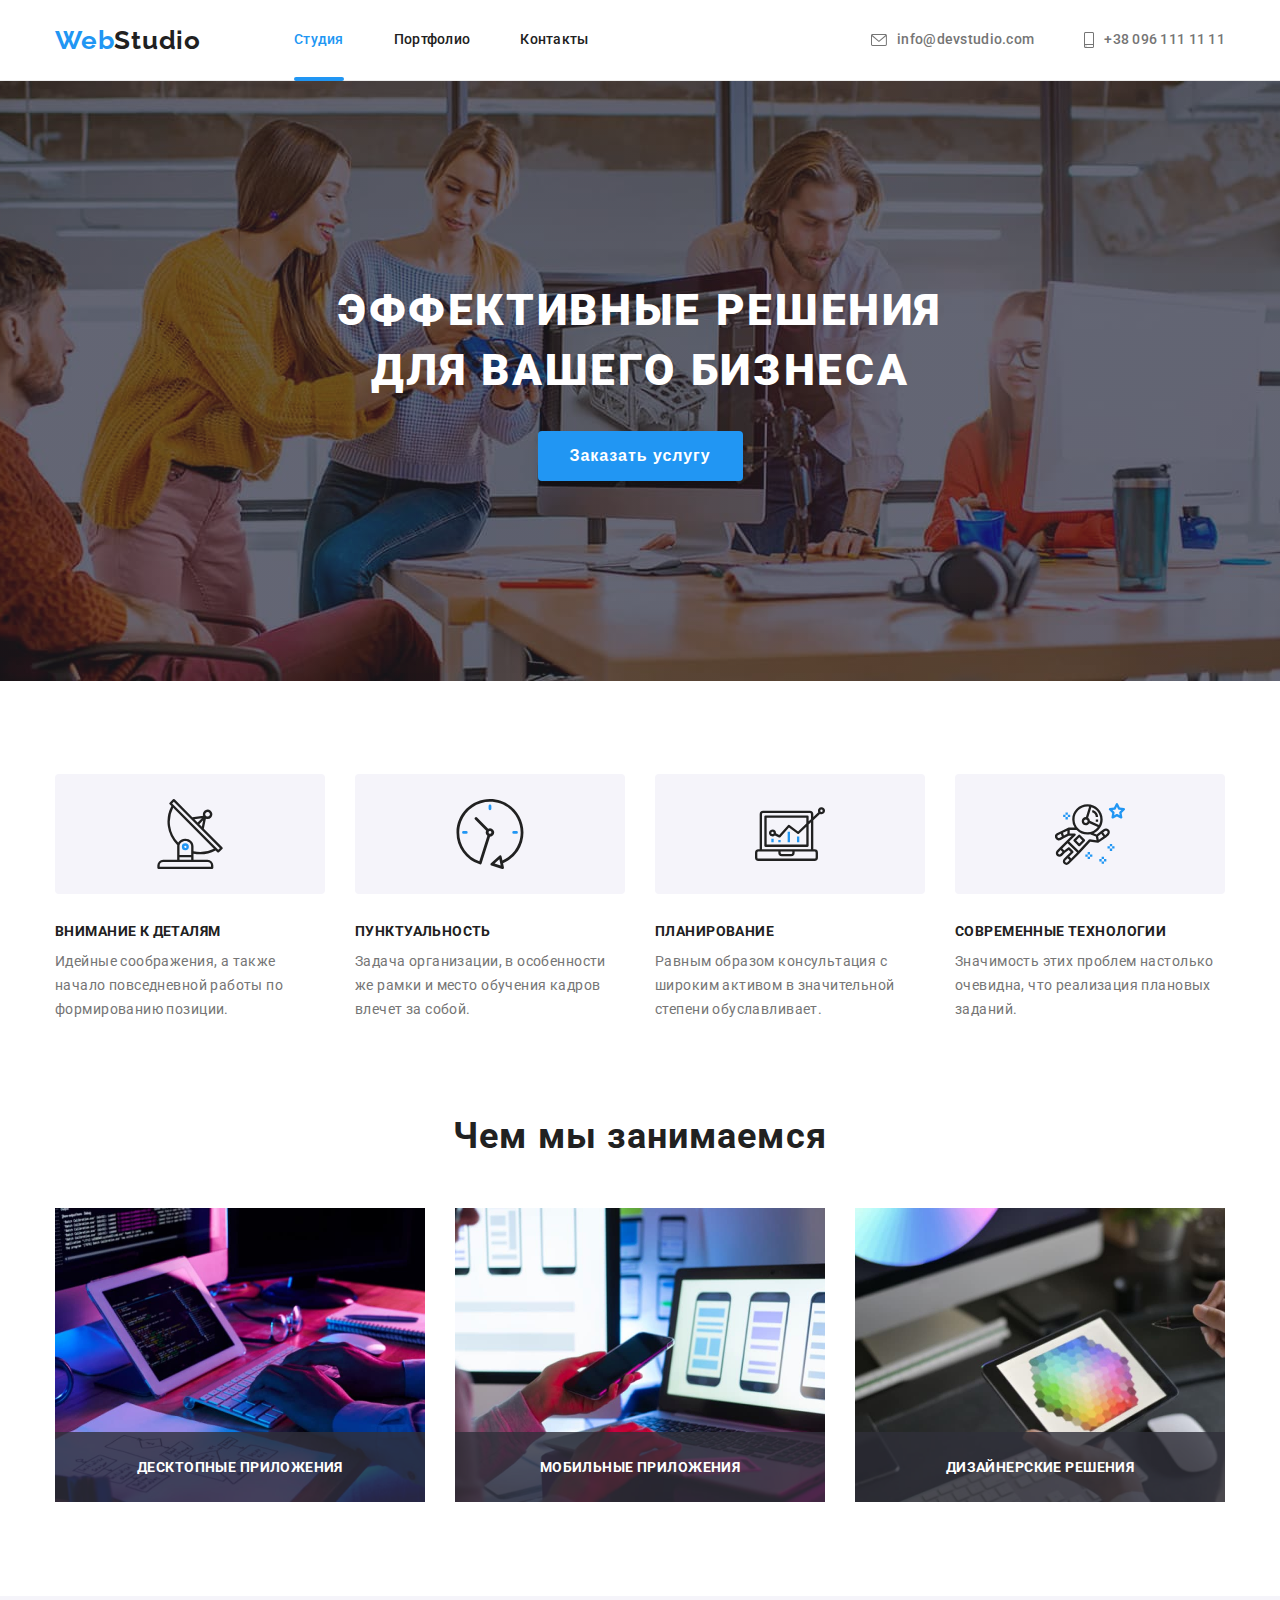
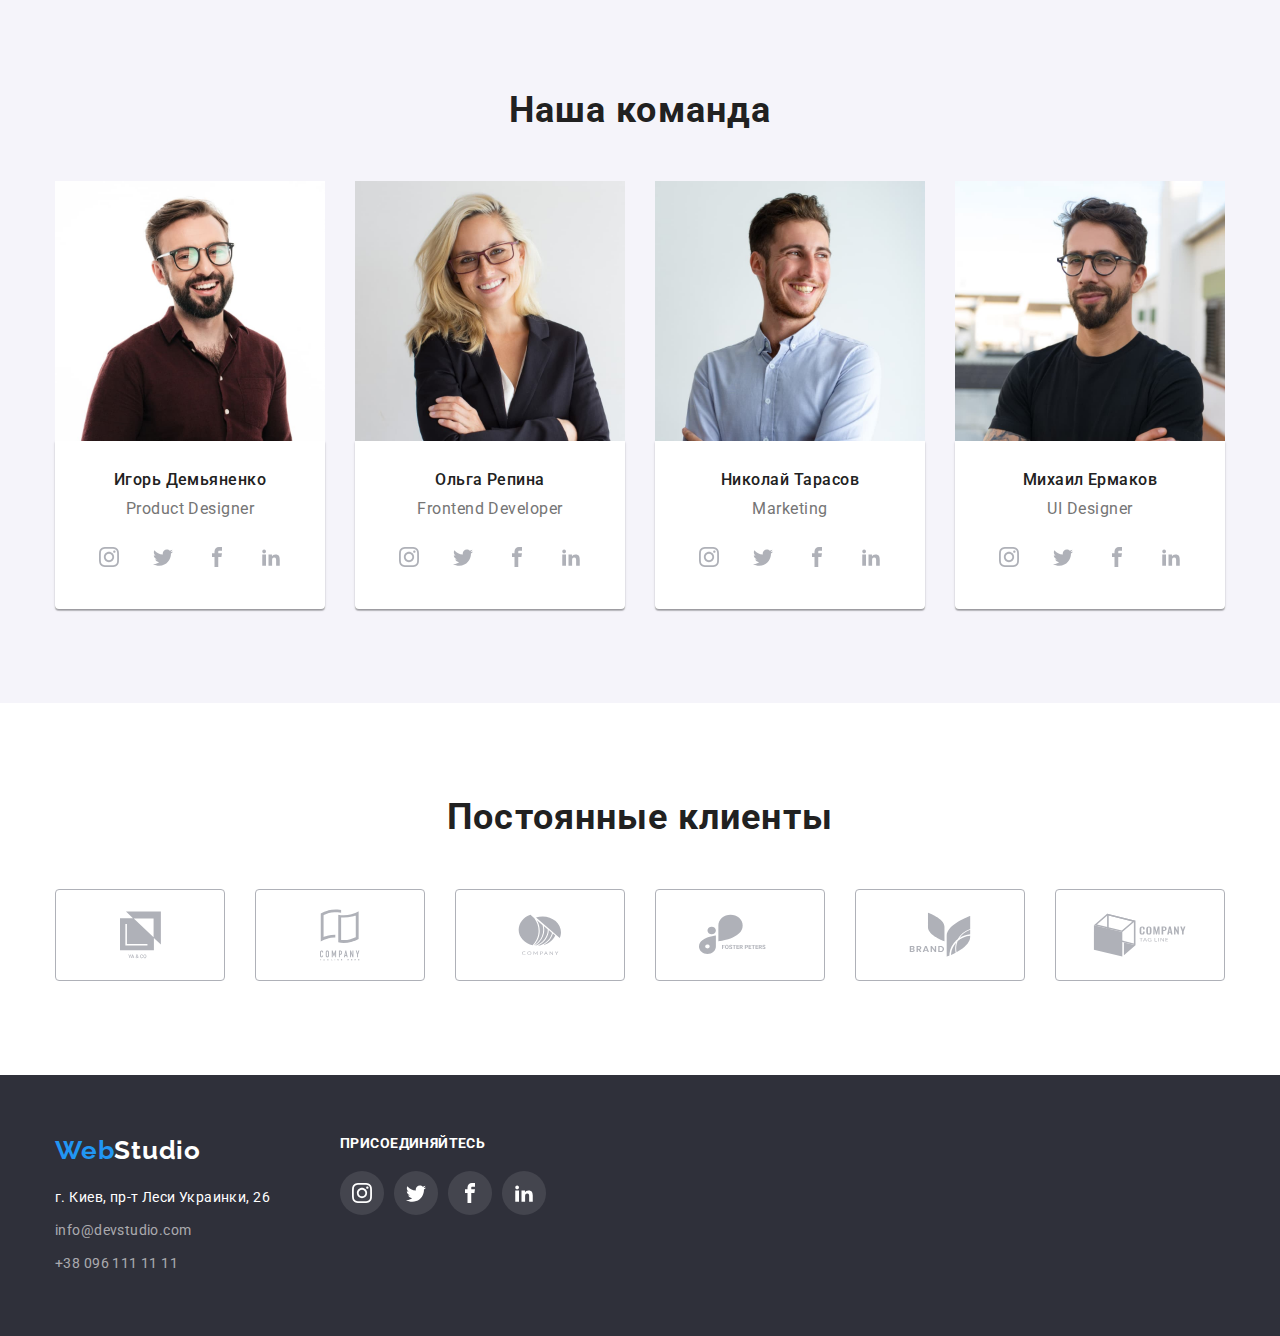
<file: index.html>
<!DOCTYPE html>
<html lang="ru">
  <head>
    <meta charset="UTF-8" />
    <meta http-equiv="X-UA-Compatible" content="IE=edge" />
    <meta name="viewport" content="width=device-width, initial-scale=1.0" />
    <link rel="stylesheet" href="./css/reset.css" />
    <link rel="stylesheet" href="./css/styles.css" />
    <title>WebStudio</title>
    <link rel="preconnect" href="https://fonts.googleapis.com" />
    <link rel="preconnect" href="https://fonts.gstatic.com" crossorigin />
    <link
      href="https://fonts.googleapis.com/css2?family=Raleway:wght@700&family=Roboto:ital,wght@0,400;0,500;0,700;0,900;1,300&display=swap"
      rel="stylesheet"
    />
  </head>
  <body>
    <header class="header">
      <div class="container">
        <nav class="header-navigation">
          <a class="header-logo" href="" lang="ru"
            >Web<span class="header-logo-black">Studio</span>
          </a>
          <ul class="menu">
            <li class="menu-item">
              <a class="menu-link current" href="./index.html">Студия</a>
            </li>
            <li class="menu-item">
              <a class="menu-link" href="./portfolio.html">Портфолио</a>
            </li>
            <li class="menu-item">
              <a class="menu-link" href="">Контакты</a>
            </li>
          </ul>
        </nav>
        <ul class="contacts">
          <li class="contact-item email">
            <a class="contact-link" href="mailto:info@devstudio.com"
              ><svg class="contact-button-email-icon">
                <use href="./images/symbol-defs.svg#icon-envelope-hover"></use>
              </svg>
              info@devstudio.com</a
            >
          </li>
          <li class="contact-item number">
            <a class="contact-link" href="tel:+380961111111"
              ><svg class="contact-button-phone-icon">
                <use href="./images/symbol-defs.svg#icon-smartphone"></use>
              </svg>
              +38 096 111 11 11
            </a>
          </li>
        </ul>
      </div>
    </header>
    <main>
      <section class="main-section">
        <h1 class="main-title">Эффективные решения для вашего бизнеса</h1>
        <button class="main-button" data-modal-open type="button">
          Заказать услугу
        </button>
      </section>
      <section class="main-section-two">
        <h2 class="visually-hidden" aria-hidden="true" tabindex="-1">
          заголовок скрыт
        </h2>
        <div class="container">
          <ul class="main-menu">
            <li class="main-item">
              <a class="button-main">
                <svg class="button-main-icon">
                  <use href="./images/symbol-defs.svg#icon-antenna"></use>
                </svg>
              </a>
              <h3 class="main-item-title">Внимание к деталям</h3>
              <p class="main-text">
                Идейные соображения, а также начало повседневной работы по
                формированию позиции.
              </p>
            </li>
            <li class="main-item">
              <a class="button-main">
                <svg class="button-main-icon">
                  <use href="./images/symbol-defs.svg#icon-clock"></use>
                </svg>
              </a>
              <h3 class="main-item-title">Пунктуальность</h3>
              <p class="main-text">
                Задача организации, в особенности же рамки и место обучения
                кадров влечет за собой.
              </p>
            </li>
            <li class="main-item">
              <a class="button-main">
                <svg class="button-main-icon">
                  <use href="./images/symbol-defs.svg#icon-diagram"></use>
                </svg>
              </a>
              <h3 class="main-item-title">Планирование</h3>
              <p class="main-text">
                Равным образом консультация с широким активом в значительной
                степени обуславливает.
              </p>
            </li>
            <li class="main-item technology">
              <a class="button-main">
                <svg class="button-main-icon">
                  <use href="./images/symbol-defs.svg#icon-astronaut"></use>
                </svg>
              </a>
              <h3 class="main-item-title">Современные технологии</h3>
              <p class="main-text">
                Значимость этих проблем настолько очевидна, что реализация
                плановых заданий.
              </p>
            </li>
          </ul>
        </div>
      </section>
      <section class="section-employment">
        <h2 class="employment-title">Чем мы занимаемся</h2>
        <div class="container">
          <ul class="employment-menu">
            <li class="employment-item">
              <div class="employment-img-text-container">
                <img src="./images/image1.jpg" alt="клавиатура" />
                <p class="employment-img-text">Десктопные приложения</p>
              </div>
            </li>
            <li class="employment-item">
              <div class="employment-img-text-container">
                <img src="./images/image2.jpg" alt="телефон" />
                <p class="employment-img-text">Мобильные приложения</p>
              </div>
            </li>
            <li class="employment-item">
              <div class="employment-img-text-container">
                <img src="./images/image3.jpg" alt="планшет" />
                <p class="employment-img-text">Дизайнерские решения</p>
              </div>
            </li>
          </ul>
        </div>
      </section>
      <section class="section-personnel">
        <h2 class="personnel-title">Наша команда</h2>
        <div class="container">
          <ul class="personnel-menu">
            <li class="personnel-item">
              <img
                class="personnel-img"
                src="./images/imagea.jpg"
                alt="игорь_демьяненко"
              />
              <div class="personnel-container">
                <h3 class="personnel-name">Игорь Демьяненко</h3>
                <p class="personnel-profession" lang="en">Product Designer</p>
                <ul class="personnel-button-menu">
                  <li>
                    <a class="button-personnel">
                      <svg class="button-personnel-icon">
                        <use
                          href="./images/symbol-defs.svg#icon-instagram"
                        ></use>
                      </svg>
                    </a>
                  </li>
                  <li>
                    <a class="button-personnel">
                      <svg class="button-personnel-icon">
                        <use href="./images/symbol-defs.svg#icon-twitter"></use>
                      </svg>
                    </a>
                  </li>
                  <li>
                    <a class="button-personnel">
                      <svg class="button-personnel-icon">
                        <use
                          href="./images/symbol-defs.svg#icon-facebook"
                        ></use>
                      </svg>
                    </a>
                  </li>
                  <li>
                    <a class="button-personnel">
                      <svg class="button-personnel-icon">
                        <use
                          href="./images/symbol-defs.svg#icon-linkedin2"
                        ></use>
                      </svg>
                    </a>
                  </li>
                </ul>
              </div>
            </li>
            <li class="personnel-item">
              <img
                class="personnel-img"
                src="./images/imageb.jpg"
                alt="ольга_репина"
              />
              <div class="personnel-container">
                <h3 class="personnel-name">Ольга Репина</h3>
                <p class="personnel-profession" lang="en">Frontend Developer</p>
                <ul class="personnel-button-menu">
                  <li>
                    <a class="button-personnel">
                      <svg class="button-personnel-icon">
                        <use
                          href="./images/symbol-defs.svg#icon-instagram"
                        ></use>
                      </svg>
                    </a>
                  </li>
                  <li>
                    <a class="button-personnel">
                      <svg class="button-personnel-icon">
                        <use href="./images/symbol-defs.svg#icon-twitter"></use>
                      </svg>
                    </a>
                  </li>
                  <li>
                    <a class="button-personnel">
                      <svg class="button-personnel-icon">
                        <use
                          href="./images/symbol-defs.svg#icon-facebook"
                        ></use>
                      </svg>
                    </a>
                  </li>
                  <li>
                    <a class="button-personnel">
                      <svg class="button-personnel-icon">
                        <use
                          href="./images/symbol-defs.svg#icon-linkedin2"
                        ></use>
                      </svg>
                    </a>
                  </li>
                </ul>
              </div>
            </li>
            <li class="personnel-item">
              <img
                class="personnel-img"
                src="./images/imagec.jpg"
                alt="николай_тарасов"
              />
              <div class="personnel-container">
                <h3 class="personnel-name">Николай Тарасов</h3>
                <p class="personnel-profession" lang="en">Marketing</p>
                <ul class="personnel-button-menu">
                  <li>
                    <a class="button-personnel">
                      <svg class="button-personnel-icon">
                        <use
                          href="./images/symbol-defs.svg#icon-instagram"
                        ></use>
                      </svg>
                    </a>
                  </li>
                  <li>
                    <a class="button-personnel">
                      <svg class="button-personnel-icon">
                        <use href="./images/symbol-defs.svg#icon-twitter"></use>
                      </svg>
                    </a>
                  </li>
                  <li>
                    <a class="button-personnel">
                      <svg class="button-personnel-icon">
                        <use
                          href="./images/symbol-defs.svg#icon-facebook"
                        ></use>
                      </svg>
                    </a>
                  </li>
                  <li>
                    <a class="button-personnel">
                      <svg class="button-personnel-icon">
                        <use
                          href="./images/symbol-defs.svg#icon-linkedin2"
                        ></use>
                      </svg>
                    </a>
                  </li>
                </ul>
              </div>
            </li>
            <li class="personnel-item">
              <img
                class="personnel-img"
                src="./images/imaged.jpg"
                alt="михаил_ермаков"
              />
              <div class="personnel-container">
                <h3 class="personnel-name">Михаил Ермаков</h3>
                <p class="personnel-profession" lang="en">UI Designer</p>
                <ul class="personnel-button-menu">
                  <li>
                    <a class="button-personnel">
                      <svg class="button-personnel-icon">
                        <use
                          href="./images/symbol-defs.svg#icon-instagram"
                        ></use>
                      </svg>
                    </a>
                  </li>
                  <li>
                    <a class="button-personnel">
                      <svg class="button-personnel-icon">
                        <use href="./images/symbol-defs.svg#icon-twitter"></use>
                      </svg>
                    </a>
                  </li>
                  <li>
                    <a class="button-personnel">
                      <svg class="button-personnel-icon">
                        <use
                          href="./images/symbol-defs.svg#icon-facebook"
                        ></use>
                      </svg>
                    </a>
                  </li>
                  <li>
                    <a class="button-personnel">
                      <svg class="button-personnel-icon">
                        <use
                          href="./images/symbol-defs.svg#icon-linkedin2"
                        ></use>
                      </svg>
                    </a>
                  </li>
                </ul>
              </div>
            </li>
          </ul>
        </div>
      </section>
      <section class="regular-customers-section">
        <h2 class="regular-customers-title">Постоянные клиенты</h2>
        <div class="container">
          <ul class="regular-customers">
            <li class="regular-customers-item">
              <a class="regular-customers-button">
                <svg class="regular-customers-icon-1">
                  <use href="./images/symbol-defs.svg#icon-1"></use>
                </svg>
              </a>
            </li>
            <li class="regular-customers-item">
              <a class="regular-customers-button">
                <svg class="regular-customers-icon-2">
                  <use href="./images/symbol-defs.svg#icon-2"></use>
                </svg>
              </a>
            </li>
            <li class="regular-customers-item">
              <a class="regular-customers-button">
                <svg class="regular-customers-icon-3">
                  <use href="./images/symbol-defs.svg#icon-3"></use>
                </svg>
              </a>
            </li>
            <li class="regular-customers-item">
              <a class="regular-customers-button">
                <svg class="regular-customers-icon-4">
                  <use href="./images/symbol-defs.svg#icon-4"></use>
                </svg>
              </a>
            </li>
            <li class="regular-customers-item">
              <a class="regular-customers-button">
                <svg class="regular-customers-icon-5">
                  <use href="./images/symbol-defs.svg#icon-5"></use>
                </svg>
              </a>
            </li>
            <li class="regular-customers-item">
              <a class="regular-customers-button">
                <svg class="regular-customers-icon-6">
                  <use href="./images/symbol-defs.svg#icon-6"></use>
                </svg>
              </a>
            </li>
          </ul>
        </div>
      </section>
    </main>
    <footer class="footer">
      <div class="container">
        <div>
          <a class="footer-logo" href="" lang="en"
            >Web<span class="footer-logo-white">Studio</span>
          </a>
          <address>
            <ul class="footer-menu-adress">
              <li class="footer-item-adress">
                <a
                  class="footer-link-adress"
                  href="https://goo.gl/maps/yM5zSDuBBdPvLDTw6"
                  target="_blank"
                  rel="noopener,noindex,nofollow"
                  >г. Киев, пр-т Леси Украинки, 26</a
                >
              </li>
              <li class="footer-item-adress">
                <a
                  class="footer-link-adress-two"
                  href="mailto:info@devstudio.com"
                  >info@devstudio.com</a
                >
              </li>
              <li class="footer-item-adress">
                <a class="footer-link-adress-two" href="tel:+380961111111"
                  >+38 096 111 11 11</a
                >
              </li>
            </ul>
          </address>
        </div>
        <div class="footer-container">
          <p class="footer-text">ПРИСОЕДИНЯЙТЕСЬ</p>
          <ul class="footer-button-menu">
            <li class="footer-icon">
              <a class="footer-button">
                <svg class="footer-button-icon">
                  <use href="./images/symbol-defs.svg#icon-instagram"></use>
                </svg>
              </a>
            </li>
            <li class="footer-icon">
              <a class="footer-button">
                <svg class="footer-button-icon">
                  <use href="./images/symbol-defs.svg#icon-twitter"></use>
                </svg>
              </a>
            </li>
            <li class="footer-icon">
              <a class="footer-button">
                <svg class="footer-button-icon">
                  <use href="./images/symbol-defs.svg#icon-facebook"></use>
                </svg>
              </a>
            </li>
            <li class="footer-icon">
              <a class="footer-button">
                <svg class="footer-button-icon">
                  <use href="./images/symbol-defs.svg#icon-linkedin2"></use>
                </svg>
              </a>
            </li>
          </ul>
        </div>
      </div>
    </footer>
    <div class="backdrop-container is-hidden" data-modal>
      <div class="modal">
        <button type="button" class="modal-btn" data-modal-close>
          <svg class="regular-modal-btn-icon">
            <use href="./images/symbol-defs.svg#icon-krestik"></use>
          </svg>
        </button>
      </div>
    </div>
    <script src="./js/modal.js"></script>
  </body>
</html>
</file>
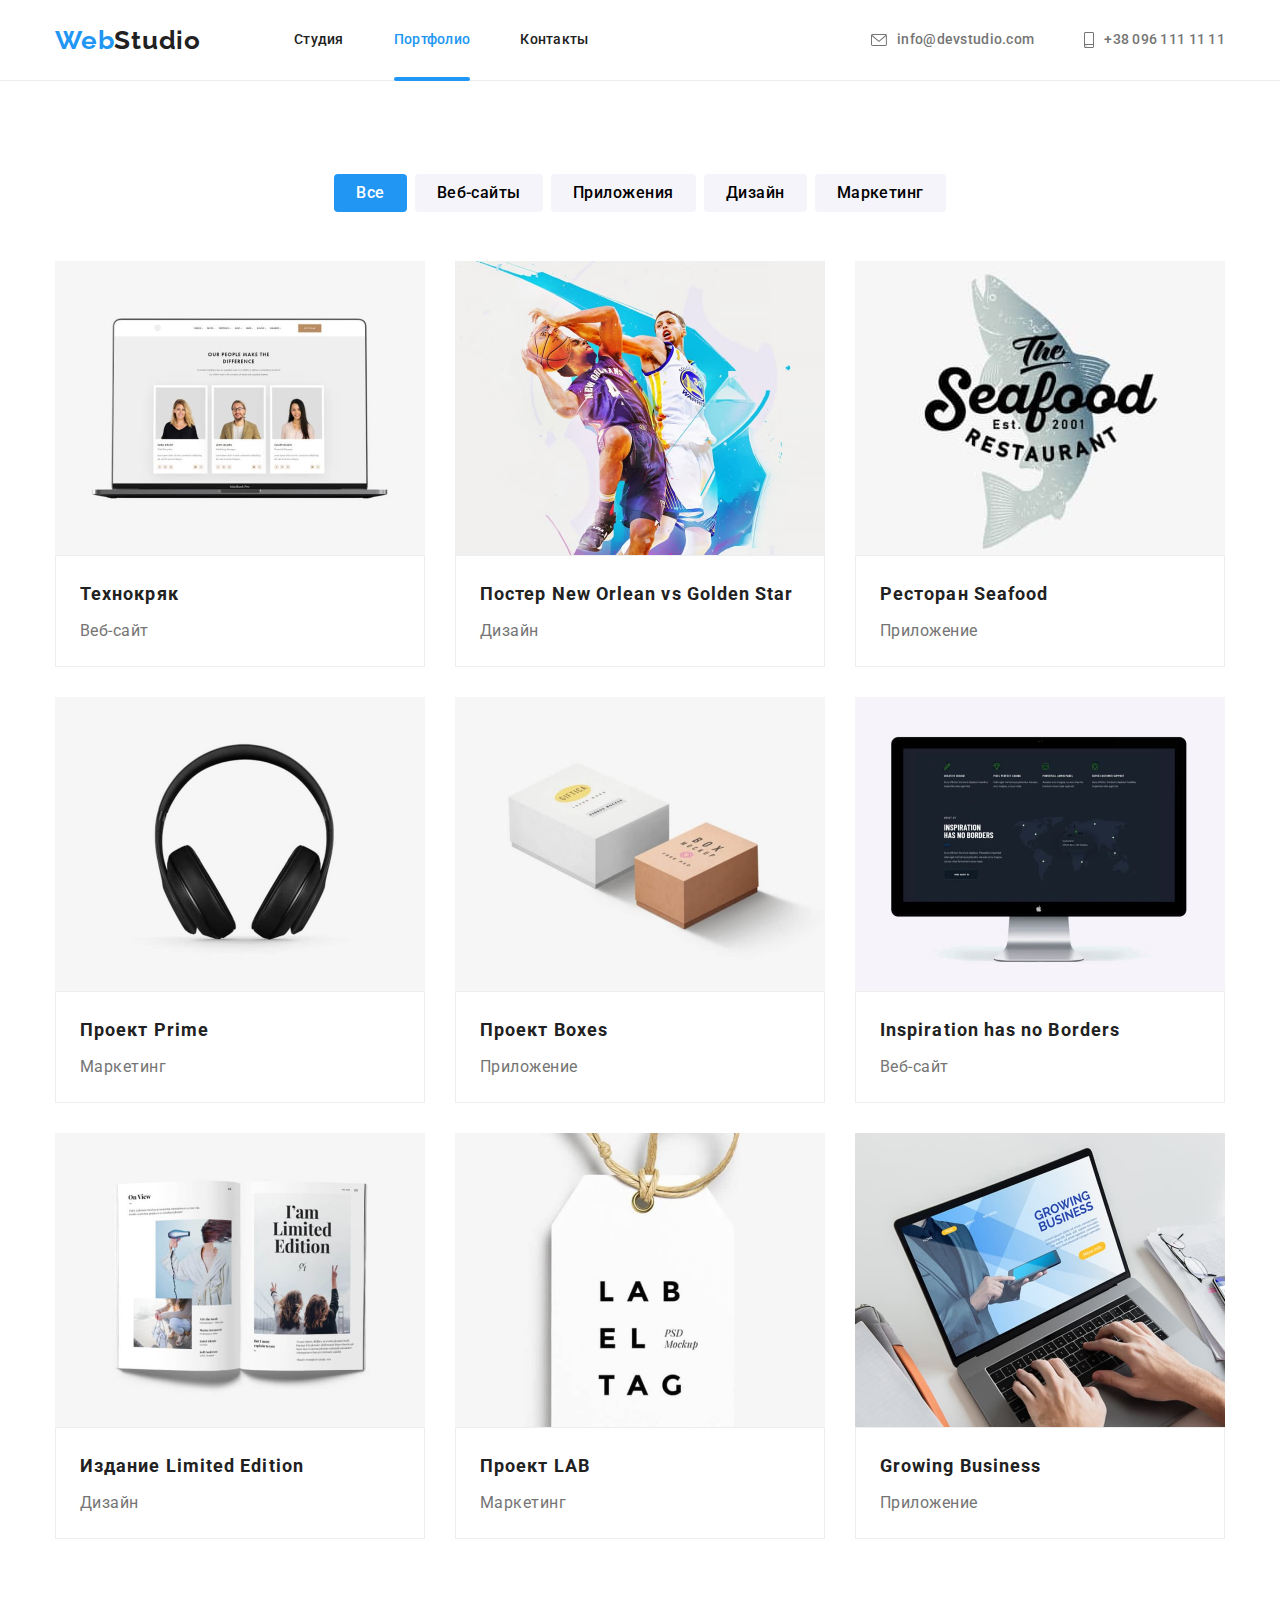
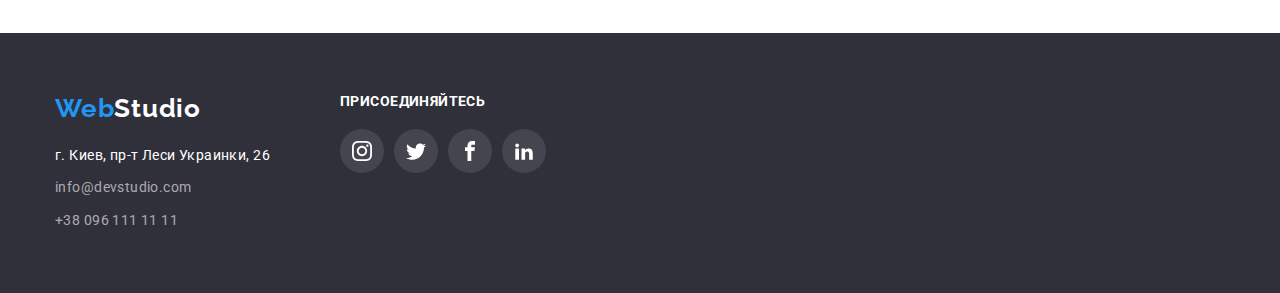
<file: portfolio.html>
<!DOCTYPE html>
<html lang="ru">
  <head>
    <meta charset="UTF-8" />
    <meta http-equiv="X-UA-Compatible" content="IE=edge" />
    <meta name="viewport" content="width=device-width, initial-scale=1.0" />
    <link rel="stylesheet" href="./css/reset.css" />
    <link rel="stylesheet" href="./css/styles.css" />
    <title>Document</title>
    <link rel="preconnect" href="https://fonts.googleapis.com" />
    <link rel="preconnect" href="https://fonts.gstatic.com" crossorigin />
    <link
      href="https://fonts.googleapis.com/css2?family=Raleway:wght@700&family=Roboto:ital,wght@0,400;0,500;0,700;0,900;1,300&display=swap"
      rel="stylesheet"
    />
  </head>
  <body>
    <header class="header">
      <div class="container">
        <nav class="header-navigation">
          <a class="header-logo" href="" lang="ru"
            >Web<span class="header-logo-black">Studio</span>
          </a>
          <ul class="menu">
            <li class="menu-item">
              <a class="menu-link" href="./index.html">Студия</a>
            </li>
            <li class="menu-item">
              <a class="menu-link current" href="./portfolio.html">Портфолио</a>
            </li>
            <li class="menu-item">
              <a class="menu-link" href="">Контакты</a>
            </li>
          </ul>
        </nav>
        <ul class="contacts">
          <li class="contact-item email">
            <a class="contact-link" href="mailto:info@devstudio.com"
              ><svg class="contact-button-email-icon">
                <use href="./images/symbol-defs.svg#icon-envelope-hover"></use>
              </svg>
              info@devstudio.com</a
            >
          </li>
          <li class="contact-item number">
            <a class="contact-link" href="tel:+380961111111"
              ><svg class="contact-button-phone-icon">
                <use href="./images/symbol-defs.svg#icon-smartphone"></use>
              </svg>
              +38 096 111 11 11
            </a>
          </li>
        </ul>
      </div>
    </header>
    <main>
      <section class="main-portfolio-section">
        <h2 class="visually-hidden" aria-hidden="true" tabindex="-1">
          заголовок скрыт
        </h2>
        <div class="container">
          <ul class="container-button-menu">
            <li class="container-button-item">
              <button class="container-button current" type="button">
                Все
              </button>
            </li>
            <li class="container-button-item">
              <button class="container-button" type="button">Веб-сайты</button>
            </li>
            <li class="container-button-item">
              <button class="container-button" type="button">Приложения</button>
            </li>
            <li class="container-button-item">
              <button class="container-button" type="button">Дизайн</button>
            </li>
            <li class="container-button-item">
              <button class="container-button" type="button">Маркетинг</button>
            </li>
          </ul>
        </div>
      </section>
      <section class="work-section">
        <h2 class="visually-hidden" aria-hidden="true" tabindex="-1">
          заголовок скрыт
        </h2>
        <div class="container">
          <ul class="work-menu">
            <li class="work-item">
              <div class="work-container-img">
                <img
                  class="work-img"
                  src="./images/portfolio_image1.jpg"
                  alt="технокряк"
                />
                <p class="work-img-text">
                  Ресурс предлагает комплексные предложения с разным уровнем
                  функционала и сервисов. Все это позволит посетителю получить
                  исчерпывающие сведения о компании или частном лице.
                </p>
              </div>
              <div class="work-container">
                <h3 class="work-title">Технокряк</h3>
                <p class="work-text">Веб-сайт</p>
              </div>
            </li>

            <li class="work-item">
              <div class="work-container-img">
                <img
                  class="work-img"
                  src="./images/portfolio_image2.jpg"
                  alt="дизайн"
                />
                <p class="work-img-text">
                  Ресурс предлагает комплексные предложения с разным уровнем
                  функционала и сервисов. Все это позволит посетителю получить
                  исчерпывающие сведения о компании или частном лице.
                </p>
              </div>
              <div class="work-container">
                <h3 class="work-title">
                  Постер <span lang="en"> New Orlean vs Golden Star</span>
                </h3>
                <p class="work-text">Дизайн</p>
              </div>
            </li>
            <li class="work-item">
              <div class="work-container-img">
                <img
                  class="work-img"
                  src="./images/portfolio_image_3.jpg"
                  alt="pесторан "
                />
                <p class="work-img-text">
                  Ресурс предлагает комплексные предложения с разным уровнем
                  функционала и сервисов. Все это позволит посетителю получить
                  исчерпывающие сведения о компании или частном лице.
                </p>
              </div>
              <div class="work-container">
                <h3 class="work-title">
                  Ресторан <span lang="en">Seafood</span>
                </h3>
                <p class="work-text">Приложение</p>
              </div>
            </li>
            <li class="work-item">
              <div class="work-container-img">
                <img
                  class="work-img"
                  src="./images/portfolio_image4.jpg"
                  alt="проект_prime"
                />
                <p class="work-img-text">
                  Ресурс предлагает комплексные предложения с разным уровнем
                  функционала и сервисов. Все это позволит посетителю получить
                  исчерпывающие сведения о компании или частном лице.
                </p>
              </div>
              <div class="work-container">
                <h3 class="work-title">Проект <span lang="en">Prime</span></h3>
                <p class="work-text">Маркетинг</p>
              </div>
            </li>
            <li class="work-item">
              <div class="work-container-img">
                <img
                  class="work-img"
                  src="./images/portfolio_image5.jpg"
                  alt="проект_boxes"
                />
                <p class="work-img-text">
                  Ресурс предлагает комплексные предложения с разным уровнем
                  функционала и сервисов. Все это позволит посетителю получить
                  исчерпывающие сведения о компании или частном лице.
                </p>
              </div>
              <div class="work-container">
                <h3 class="work-title">Проект <span lang="en">Boxes</span></h3>
                <p class="work-text">Приложение</p>
              </div>
            </li>

            <li class="work-item">
              <div class="work-container-img">
                <img
                  class="work-img"
                  src="./images/portfolio_image6.jpg"
                  alt="inspiration"
                />
                <p class="work-img-text">
                  Ресурс предлагает комплексные предложения с разным уровнем
                  функционала и сервисов. Все это позволит посетителю получить
                  исчерпывающие сведения о компании или частном лице.
                </p>
              </div>
              <div class="work-container">
                <h3 class="work-title" lang="en">Inspiration has no Borders</h3>
                <p class="work-text">Веб-сайт</p>
              </div>
            </li>
            <li class="work-item">
              <div class="work-container-img">
                <img
                  class="work-img"
                  src="./images/portfolio_image7.jpg"
                  alt="pесторан "
                />
                <p class="work-img-text">
                  Ресурс предлагает комплексные предложения с разным уровнем
                  функционала и сервисов. Все это позволит посетителю получить
                  исчерпывающие сведения о компании или частном лице.
                </p>
              </div>
              <div class="work-container">
                <h3 class="work-title">
                  Издание <span lang="en">Limited Edition</span>
                </h3>
                <p class="work-text">Дизайн</p>
              </div>
            </li>
            <li class="work-item">
              <div class="work-container-img">
                <img
                  class="work-img"
                  src="./images/portfolio_image8.jpg"
                  alt="проект_lab"
                />
                <p class="work-img-text">
                  Ресурс предлагает комплексные предложения с разным уровнем
                  функционала и сервисов. Все это позволит посетителю получить
                  исчерпывающие сведения о компании или частном лице.
                </p>
              </div>
              <div class="work-container">
                <h3 class="work-title">Проект <span lang="en">LAB</span></h3>
                <p class="work-text">Маркетинг</p>
              </div>
            </li>
            <li class="work-item">
              <div class="work-container-img">
                <img
                  class="work-img"
                  src="./images/portfolio_image9.jpg"
                  alt="growing_business "
                />
                <p class="work-img-text">
                  Ресурс предлагает комплексные предложения с разным уровнем
                  функционала и сервисов. Все это позволит посетителю получить
                  исчерпывающие сведения о компании или частном лице.
                </p>
              </div>
              <div class="work-container">
                <h3 class="work-title" lang="en">Growing Business</h3>
                <p class="work-text">Приложение</p>
              </div>
            </li>
          </ul>
        </div>
      </section>
    </main>
    <footer class="footer">
      <div class="container">
        <div>
          <a class="footer-logo" href="" lang="en"
            >Web<span class="footer-logo-white">Studio</span>
          </a>
          <address>
            <ul class="footer-menu-adress">
              <li class="footer-item-adress">
                <a
                  class="footer-link-adress"
                  href="https://goo.gl/maps/yM5zSDuBBdPvLDTw6"
                  target="_blank"
                  rel="noopener,noindex,nofollow"
                  >г. Киев, пр-т Леси Украинки, 26</a
                >
              </li>
              <li class="footer-item-adress">
                <a
                  class="footer-link-adress-two"
                  href="mailto:info@devstudio.com"
                  >info@devstudio.com</a
                >
              </li>
              <li class="footer-item-adress">
                <a class="footer-link-adress-two" href="tel:+380961111111"
                  >+38 096 111 11 11</a
                >
              </li>
            </ul>
          </address>
        </div>
        <div class="footer-container">
          <p class="footer-text">ПРИСОЕДИНЯЙТЕСЬ</p>
          <ul class="footer-button-menu">
            <li class="footer-icon">
              <a class="footer-button">
                <svg class="footer-button-icon">
                  <use href="./images/symbol-defs.svg#icon-instagram"></use>
                </svg>
              </a>
            </li>
            <li class="footer-icon">
              <a class="footer-button">
                <svg class="footer-button-icon">
                  <use href="./images/symbol-defs.svg#icon-twitter"></use>
                </svg>
              </a>
            </li>
            <li class="footer-icon">
              <a class="footer-button">
                <svg class="footer-button-icon">
                  <use href="./images/symbol-defs.svg#icon-facebook"></use>
                </svg>
              </a>
            </li>
            <li class="footer-icon">
              <a class="footer-button">
                <svg class="footer-button-icon">
                  <use href="./images/symbol-defs.svg#icon-linkedin2"></use>
                </svg>
              </a>
            </li>
          </ul>
        </div>
      </div>
    </footer>
  </body>
</html>
</file>
<file: css/styles.css>
:root {
  --main-color: #757575;
  --secondary-color: #212121;
  --background-color: #fff;
}
body {
  font-family: "Roboto", sans-serif;
  font-weight: 400;
  font-style: normal;
  font-size: 14px;
  line-height: 1.14;
  color: var(--main-color);
}
.header {
  background-color: var(--background-color);
  border-bottom: #fff;
  border-bottom: 1px solid #ececec;
  display: flex;
}
.header .container {
  display: flex;
}
.header-logo {
  font-family: "Raleway", sans-serif;
  font-style: normal;
  font-weight: 700;
  font-size: 26px;
  line-height: 1.19;
  letter-spacing: 0.03em;
  color: #2196f3;
  margin-right: 93px;
}
.header-logo-black {
  font-family: "Raleway", sans-serif;
  font-style: normal;
  font-weight: 700;
  font-size: 26px;
  line-height: 1.19;
  letter-spacing: 0.03em;
  color: var(--secondary-color);
  padding-top: 24px;
  padding-bottom: 25px;
}
.header-navigation {
  display: flex;
  align-items: center;
}
.header {
  display: flex;
  align-items: center;
}
.container {
  width: 1200px;
  margin: 0 auto;
  padding-left: 15px;
  padding-right: 15px;
}
.menu {
  display: flex;
  align-items: center;
}
.menu-link.current::after {
  content: "";
  width: 100%;
  height: 4px;
  display: block;
  bottom: -1px;
  position: absolute;
  border-radius: 2px;
  left: 0;
  background-color: #2196f3;
}
.menu-link.current {
  color: #2196f3;
  position: relative;
}
.menu-item:not(:last-child) {
  margin-right: 50px;
}
.menu-link {
  font-weight: 500;
  font-size: 14px;
  line-height: 1.14;
  letter-spacing: 0.02em;
  color: var(--secondary-color);
  padding-top: 32px;
  padding-bottom: 32px;
  display: block;
  transition: opacity 250ms cubic-bezier(0.4, 0, 0.2, 1);
}
.menu-link:hover {
  color: #2196f3;
}
.menu-link:focus {
  color: #2196f3;
}
.contacts {
  display: flex;
  align-items: center;
  margin-left: auto;
}
.contact-item {
  fill: #757575;
}
.contact-item:hover {
  fill: #2196f3;
}
.contact-item:not(:last-child) {
  margin-right: 50px;
}
.contact-button-email-icon {
  width: 16px;
  height: 12px;
  margin-right: 10px;
}
.contact-button-phone-icon {
  width: 10px;
  height: 16px;
  margin-right: 10px;
}

/*
.contact-item::before {
  content: "";

  display: inline-block;
  background-repeat: no-repeat;
  background-position: center;
  height: 12px;
  width: 16px;
}
.email::before {
  background-image: url(../images/envelope.svg);
  padding-top: 2px;
  padding-bottom: 2px;
  margin-right: 10px;
}

.number::before {
  background-image: url(../images/smartphone.svg);
  background-size: contain;
  margin-right: 10px;
}*/

.contact-link {
  font-weight: 500;
  font-size: 14px;
  line-height: 1.14;
  letter-spacing: 0.02em;
  color: var(--main-color);
  padding-top: 32px;
  padding-bottom: 32px;
  display: inline-flex;
  align-items: center;
  transition: opacity 250ms cubic-bezier(0.4, 0, 0.2, 1);
}
.contact-link:hover {
  color: #2196f3;
}
.contact-link:focus {
  color: #2196f3;
}
.main-section {
  max-width: 1600px;
  height: 600px;
  margin-left: auto;
  margin-right: auto;
  background: #2f303a;
  padding-top: 200px;
  padding-bottom: 200px;
  background-image: linear-gradient(
      rgba(47, 48, 58, 0.4),
      rgba(47, 48, 58, 0.4)
    ),
    url(../images/image\ 12-2.jpg);
  background-repeat: no-repeat;
  background-size: cover;
  background-position: center;
}
.main-title {
  font-weight: 900;
  font-size: 44px;
  line-height: 1.36;
  text-align: center;
  letter-spacing: 0.06em;
  text-transform: uppercase;
  color: var(--background-color);
  max-width: 650px;
  margin: 0 auto;
}
.main-button {
  margin-left: auto;
  margin-right: auto;
  margin-top: 30px;
  font-weight: 700;
  font-size: 16px;
  line-height: 1.87;
  display: flex;
  align-items: center;
  text-align: center;
  letter-spacing: 0.06em;
  box-shadow: 0px 4px 4px rgba(0, 0, 0, 0.15);
  border-radius: 4px;
  background: #2196f3;
  color: var(--background-color);
  padding: 10px 32px;
  cursor: pointer;
  transition: opacity 250ms cubic-bezier(0.4, 0, 0.2, 1);
}
.main-button:hover {
  background-color: #188ce8;
}
.main-button:focus {
  background-color: #188ce8;
}
.visually-hidden {
  white-space: nowrap;
  width: 1px;
  height: 1px;
  overflow: hidden;
  border: 0;
  padding: 0;
  clip: rect(0 0 0 0);
  clip-path: inset(50%);
  margin: -1px;
}
.main-section-two {
  padding-top: 94px;
  padding-bottom: 94px;
}
.main-menu {
  display: flex;
  margin: 0 auto;
}
.main-item:not(:last-child) {
  margin-right: 30px;
}
.button-main {
  content: "";
  width: 270px;
  height: 120px;
  display: flex;
  background-color: #f5f4fa;
  margin-bottom: 30px;
  border-radius: 4px;
  background-size: contain;
  align-items: center;
  justify-content: center;
}
.button-main-icon {
  width: 70px;
  height: 70px;
  background-position: center;
  background-repeat: no-repeat;
  background-size: contain;
}
/*
.details::before {
  background-image: url(../images/Group.svg);
}
.punctuality::before {
  background-image: url(../images/clock\ 1.svg);
}
.planning::before {
  background-image: url(../images/diagram\ 1.svg);
}
.technology::before {
  background-image: url(../images/astronaut\ 1.svg);
}*/
.main-item-title {
  font-family: "Roboto";
  font-style: normal;
  font-weight: 700;
  font-size: 14px;
  line-height: 1.14;
  letter-spacing: 0.03em;
  text-transform: uppercase;
  color: var(--secondary-color);
  margin-bottom: 10px;
}
.main-text {
  font-weight: 400;
  font-size: 14px;
  line-height: 1.71;
  letter-spacing: 0.03em;
  color: var(--main-color);
}
.section-employment {
  padding-bottom: 94px;
  padding-top: 0px;
}
.employment-title,
.personnel-title,
.regular-customers-title {
  font-weight: 700;
  font-size: 36px;
  line-height: 1.16;
  text-align: center;
  letter-spacing: 0.03em;
  color: var(--secondary-color);
  padding-bottom: 50px;
}
.employment-img-text-container {
  position: relative;
}
.employment-img-text {
  width: 370px;
  height: 70px;
  font-family: "Roboto";
  font-style: normal;
  font-weight: 700;
  font-size: 14px;
  line-height: 16px;
  text-align: center;
  letter-spacing: 0.03em;
  text-transform: uppercase;
  position: absolute;
  bottom: 0;
  background-color: rgba(47, 48, 58, 0.8);
  padding: 27px 82px;

  color: var(--background-color);
}
.employment-menu {
  display: flex;
  margin-left: -30px;
}
.employment-item {
  background: var(--background-color);
  flex-basis: calc((100%-90px) / 3);
  margin-left: 30px;
}
.section-personnel {
  padding-top: 94px;
  padding-bottom: 94px;
  background: #f5f4fa;
}
.personnel-menu {
  display: flex;
  margin-left: -30px;
}
.personnel-item {
  flex-basis: calc((100%-120px) / 4);
  margin-left: 30px;
  background-color: var(--background-color);
}
.personnel-container {
  padding-top: 30px;
  box-shadow: 0px 1px 3px rgba(0, 0, 0, 0.12), 0px 1px 1px rgba(0, 0, 0, 0.14),
    0px 2px 1px rgba(0, 0, 0, 0.2);
  border-radius: 0px 0px 4px 4px;
  padding-bottom: 30px;
}
.personnel-name {
  font-weight: 500;
  font-size: 16px;
  line-height: 1.18;
  text-align: center;
  letter-spacing: 0.03em;
  color: var(--secondary-color);
  margin-bottom: 10px;
}
.personnel-profession {
  font-weight: 400;
  font-size: 16px;
  line-height: 1.18;
  text-align: center;
  letter-spacing: 0.03em;
  color: var(--main-color);
}
.personnel-button-menu {
  display: flex;
  list-style: none;
  margin-left: 32px;
  margin-right: 32px;
  margin-top: 16px;
}
.button-personnel {
  width: 44px;
  height: 44px;
  background-color: var(--background-color);
  border-radius: 50%;
  background-position: center;
  background-repeat: no-repeat;
  background-size: contain;
  fill: #afb1b8;
  display: flex;
  justify-content: center;
  align-items: center;
  transition: opacity 250ms cubic-bezier(0.4, 0, 0.2, 1);
}
.button-personnel:hover {
  background-color: #2196f3;
  fill: var(--background-color);
}
.button-personnel-icon {
  width: 20px;
  height: 20px;
}
.personnel-button-menu :not(:last-child) {
  margin-right: 10px;
}
.regular-customers-section {
  padding-top: 94px;
  padding-bottom: 94px;
}
.regular-customers {
  display: flex;
  margin: 0 auto;
}
.regular-customers-item:not(:last-child) {
  margin-right: 30px;
}
.regular-customers-button {
  background-color: var(--background-color);
  fill: #afb1b8;
  width: 170px;
  height: 92px;
  border: 1px solid #afb1b8;
  border-radius: 4px;
  display: flex;
  justify-content: center;
  align-items: center;
  content: "";
  transition: opacity 250ms cubic-bezier(0.4, 0, 0.2, 1);
}
.regular-customers-button:hover {
  border: 1px solid #2196f3;
  fill: #2196f3;
}
.regular-customers-icon-1 {
  width: 41px;
  height: 46, 7px;
  background-position: center;
  background-repeat: no-repeat;
  background-size: contain;
}
.regular-customers-icon-2 {
  width: 40px;
  height: 52px;
  background-position: center;
  background-repeat: no-repeat;
  background-size: contain;
}
.regular-customers-icon-3 {
  width: 43.46px;
  height: 41.18px;
  background-position: center;
  background-repeat: no-repeat;
  background-size: contain;
}
.regular-customers-icon-4 {
  width: 84.44px;
  height: 40.62px;
  background-position: center;
  background-repeat: no-repeat;
  background-size: contain;
}
.regular-customers-icon-5 {
  width: 62.54px;
  height: 45.43px;
  background-position: center;
  background-repeat: no-repeat;
  background-size: contain;
}
.regular-customers-icon-6 {
  width: 93.79px;
  height: 43.93px;
  background-position: center;
  background-repeat: no-repeat;
  background-size: contain;
}

.footer {
  background: #2f303a;
  padding-top: 60px;
  padding-bottom: 60px;
}
.footer .container {
  display: flex;
}

.footer-logo {
  font-family: "Raleway";
  font-style: normal;
  font-weight: 700;
  font-size: 26px;
  line-height: 1.19;
  letter-spacing: 0.03em;
  color: #2196f3;
}
.footer-logo-white {
  font-family: "Raleway";
  font-style: normal;
  font-weight: 700;
  font-size: 26px;
  line-height: 1.19;
  letter-spacing: 0.03em;
  color: #fff;
}
.footer-menu-adress {
  margin-top: 20px;
}
.footer-item-adress:not(:last-child) {
  margin-bottom: 9px;
}
.footer-item-adress {
  font-family: "Roboto";
  font-style: normal;
  font-weight: 400;
  font-size: 14px;
  line-height: 1.71;
  letter-spacing: 0.03em;
  color: #fff;
}
.footer-link-adress {
  font-weight: 400;
  font-size: 14px;
  line-height: 1.71;
  letter-spacing: 0.03em;
  color: var(--background-color);
  transition: opacity 250ms cubic-bezier(0.4, 0, 0.2, 1);
}
.footer-link-adress-two {
  font-weight: 400;
  font-size: 14px;
  line-height: 1.71;
  letter-spacing: 0.03em;
  color: rgba(255, 255, 255, 0.6);
  transition: opacity 250ms cubic-bezier(0.4, 0, 0.2, 1);
}
.footer-link-adress:hover {
  color: #2196f3;
}
.footer-link-adress:focus {
  color: #2196f3;
}
.footer-link-adress-two:hover {
  color: #2196f3;
}
.footer-link-adress-two:focus {
  color: #2196f3;
}
.footer-container {
  margin-left: 70px;
}
.footer-button-menu {
  display: flex;
}
.footer-text {
  margin-bottom: 20px;
  color: var(--background-color);
  font-weight: 700;
  font-size: 14px;
  line-height: 16px;
  letter-spacing: 0.03em;
  text-transform: uppercase;
}
.footer-button {
  width: 44px;
  height: 44px;
  background: rgba(255, 255, 255, 0.1);
  border-radius: 50%;
  background-position: center;
  background-repeat: no-repeat;
  background-size: contain;
  fill: var(--background-color);
  position: relative;
  display: flex;
  justify-content: center;
  align-items: center;
  transition: opacity 250ms cubic-bezier(0.4, 0, 0.2, 1);
}

.footer-icon:not(:last-child) {
  margin-right: 10px;
}

.footer-button:hover {
  background-color: #2196f3;
  fill: var(--background-color);
}
.footer-button:focus {
  background-color: #2196f3;
  fill: var(--background-color);
}
.footer-button-icon {
  width: 20px;
  height: 20px;
}
.backdrop-container {
  position: fixed;
  top: 0;
  width: 100%;
  height: 100%;
  background-color: rgba(0, 0, 0, 0.2);
  transition: opacity 250ms cubic-bezier(0.4, 0, 0.2, 1);
  visibility: 250ms cubic-bezier(0.4, 0, 0.2, 1);
}
.modal {
  width: 528px;
  height: 581px;
  position: absolute;
  background: var(--background-color);
  box-shadow: 0px 1px 3px rgba(0, 0, 0, 0.12), 0px 1px 1px rgba(0, 0, 0, 0.14),
    0px 2px 1px rgba(0, 0, 0, 0.2);
  border-radius: 4px;
  left: 50%;
  top: 50%;
  transform: translate(-50%, -50%);
}
.modal-btn {
  width: 30px;
  height: 30px;
  background-color: var(--background-color);
  border-radius: 50%;
  background-position: center;
  background-repeat: no-repeat;
  background-size: contain;
  fill: #afb1b8;
  display: flex;
  justify-content: center;
  align-items: center;
  border: 1px solid rgba(0, 0, 0, 0.1);
  position: absolute;
  top: 8px;
  right: 8px;
}
.regular-modal-btn-icon {
  width: 11px;
  height: 11px;
  fill: var(--secondary-color);
}
.is-hidden {
  opacity: 0;
  pointer-events: none;
  visibility: hidden;
}
/* portfolio*/
.main-portfolio-section {
  padding-top: 94px;
  padding-bottom: 50px;
  margin: 0 auto;
}
.container-button-menu {
  display: flex;
  justify-content: center;
}
.container-button-item:not(:last-child) {
  margin-right: 8px;
}

.container-button {
  font-family: "Roboto";
  font-style: normal;
  font-weight: 500;
  font-size: 16px;
  line-height: 1.62;
  text-align: center;
  letter-spacing: 0.03em;
  background: #f5f4fa;
  border-radius: 4px;
  padding: 6px 22px;
  transition: opacity 250ms cubic-bezier(0.4, 0, 0.2, 1);
}
.container-button.current {
  background-color: #2196f3;
  color: var(--background-color);
}
.container-button:hover {
  background-color: #2196f3;
  color: var(--background-color);
}
.container-button:focus {
  background-color: #2196f3;
  color: var(--background-color);
}
.work-container {
  padding: 20px 24px;
  border: 1px solid #eeeeee;
  box-sizing: border-box;
}
.work-menu {
  display: flex;
  flex-wrap: wrap;
  margin-left: -30px;
  margin-bottom: -30px;
  padding-bottom: 94px;
}
.work-item {
  flex-basis: calc((100% - 90px) / 3);
  margin-left: 30px;
  margin-bottom: 30px;
}
.work-item:hover {
  box-sizing: border-box;
  box-shadow: 0px 1px 1px rgba(0, 0, 0, 0.12), 0px 4px 4px rgba(0, 0, 0, 0.06),
    1px 4px 6px rgba(0, 0, 0, 0.16);
}
.work-item:focus {
  box-sizing: border-box;
  box-shadow: 0px 1px 1px rgba(0, 0, 0, 0.12), 0px 4px 4px rgba(0, 0, 0, 0.06),
    1px 4px 6px rgba(0, 0, 0, 0.16);
}
.work-container-img {
  position: relative;
  overflow: hidden;
}
.work-img {
}
.work-item:hover .work-img-text {
  transform: translateY(0%);
}
.work-img-text {
  position: absolute;
  top: 0;
  background: rgba(33, 150, 243, 0.9);
  font-family: "Roboto";
  font-style: normal;
  font-weight: 400;
  font-size: 18px;
  line-height: 28px;
  letter-spacing: 0.03em;
  padding: 63px 24px;
  color: #ffffff;
  transform: translateY(100%);
  transition: transform 250ms linear;
}
.work-title {
  font-weight: 700;
  font-size: 18px;
  line-height: 2;
  letter-spacing: 0.06em;
  color: var(--secondary-color);
  margin-bottom: 4px;
}
.work-text {
  font-family: "Roboto";
  font-style: normal;
  font-weight: 400;
  font-size: 16px;
  line-height: 1.87;
  letter-spacing: 0.03em;
  color: var(--main-color);
}
</file>
